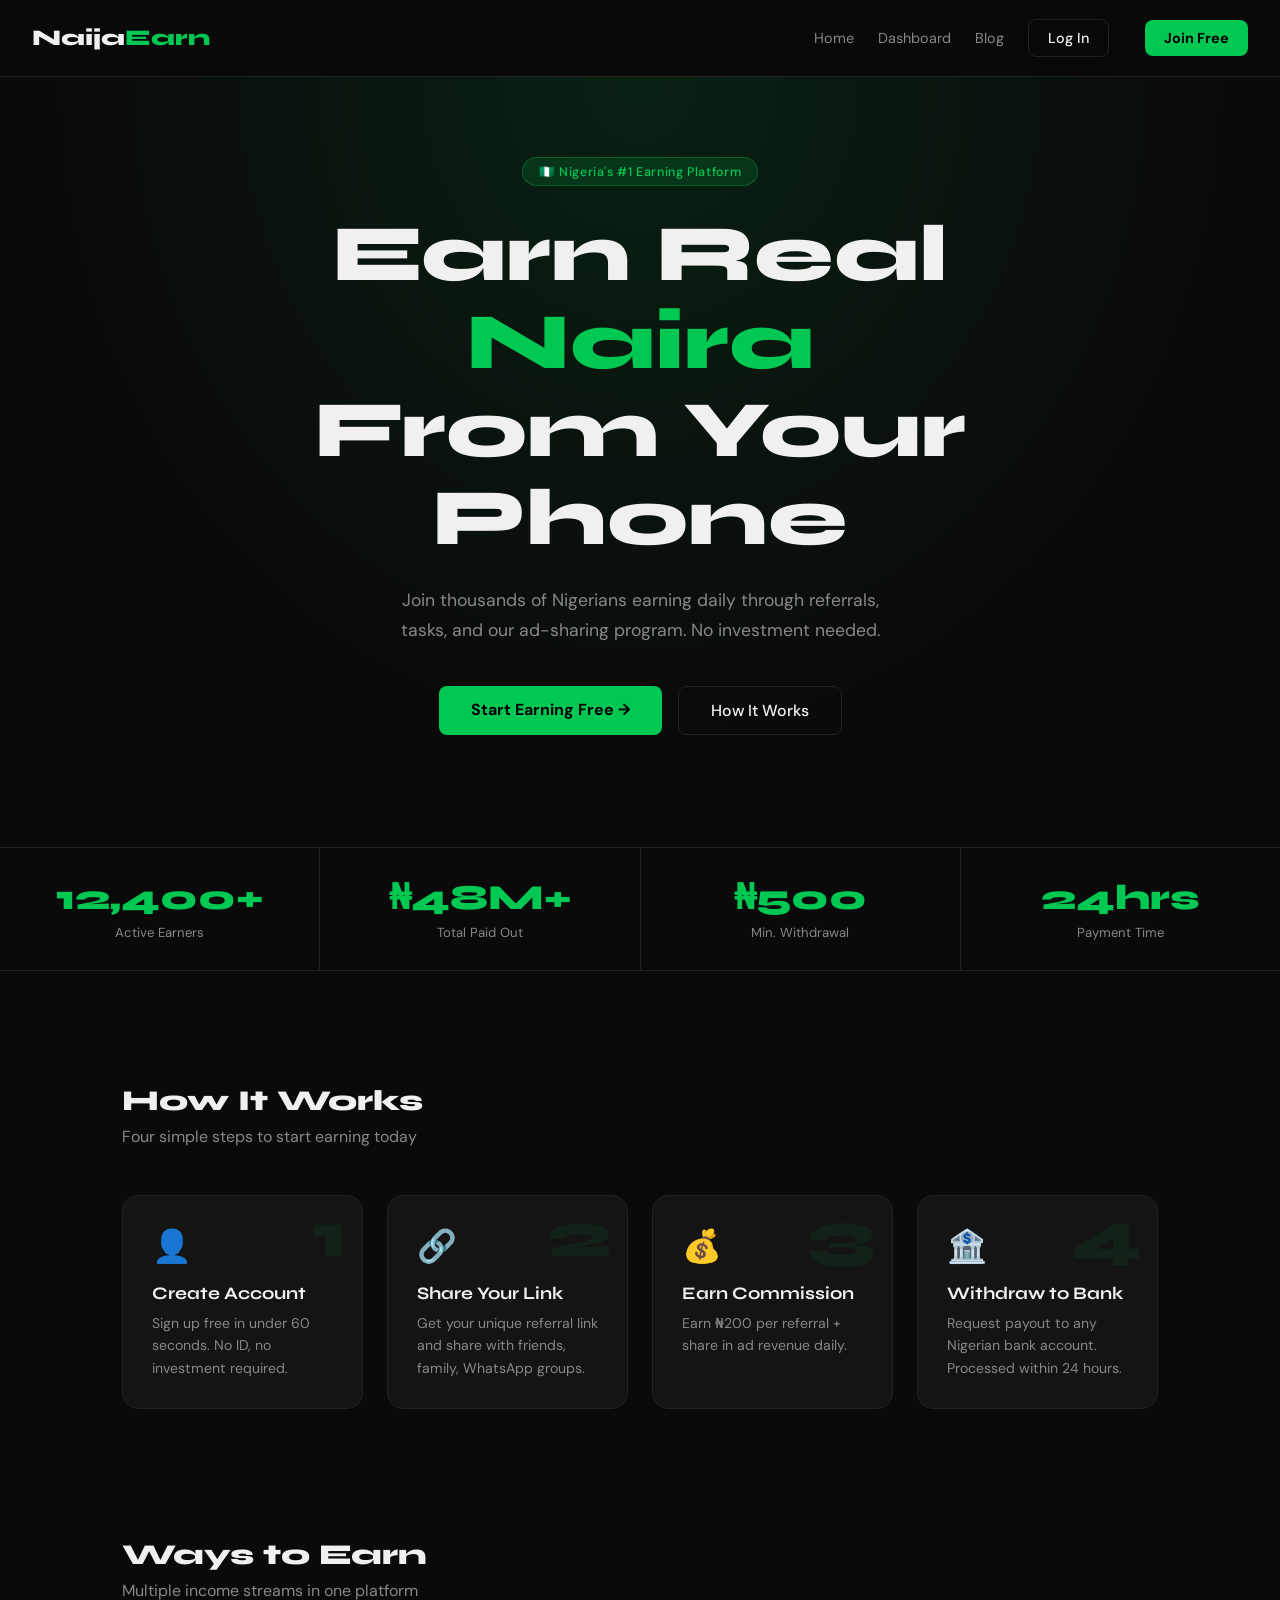
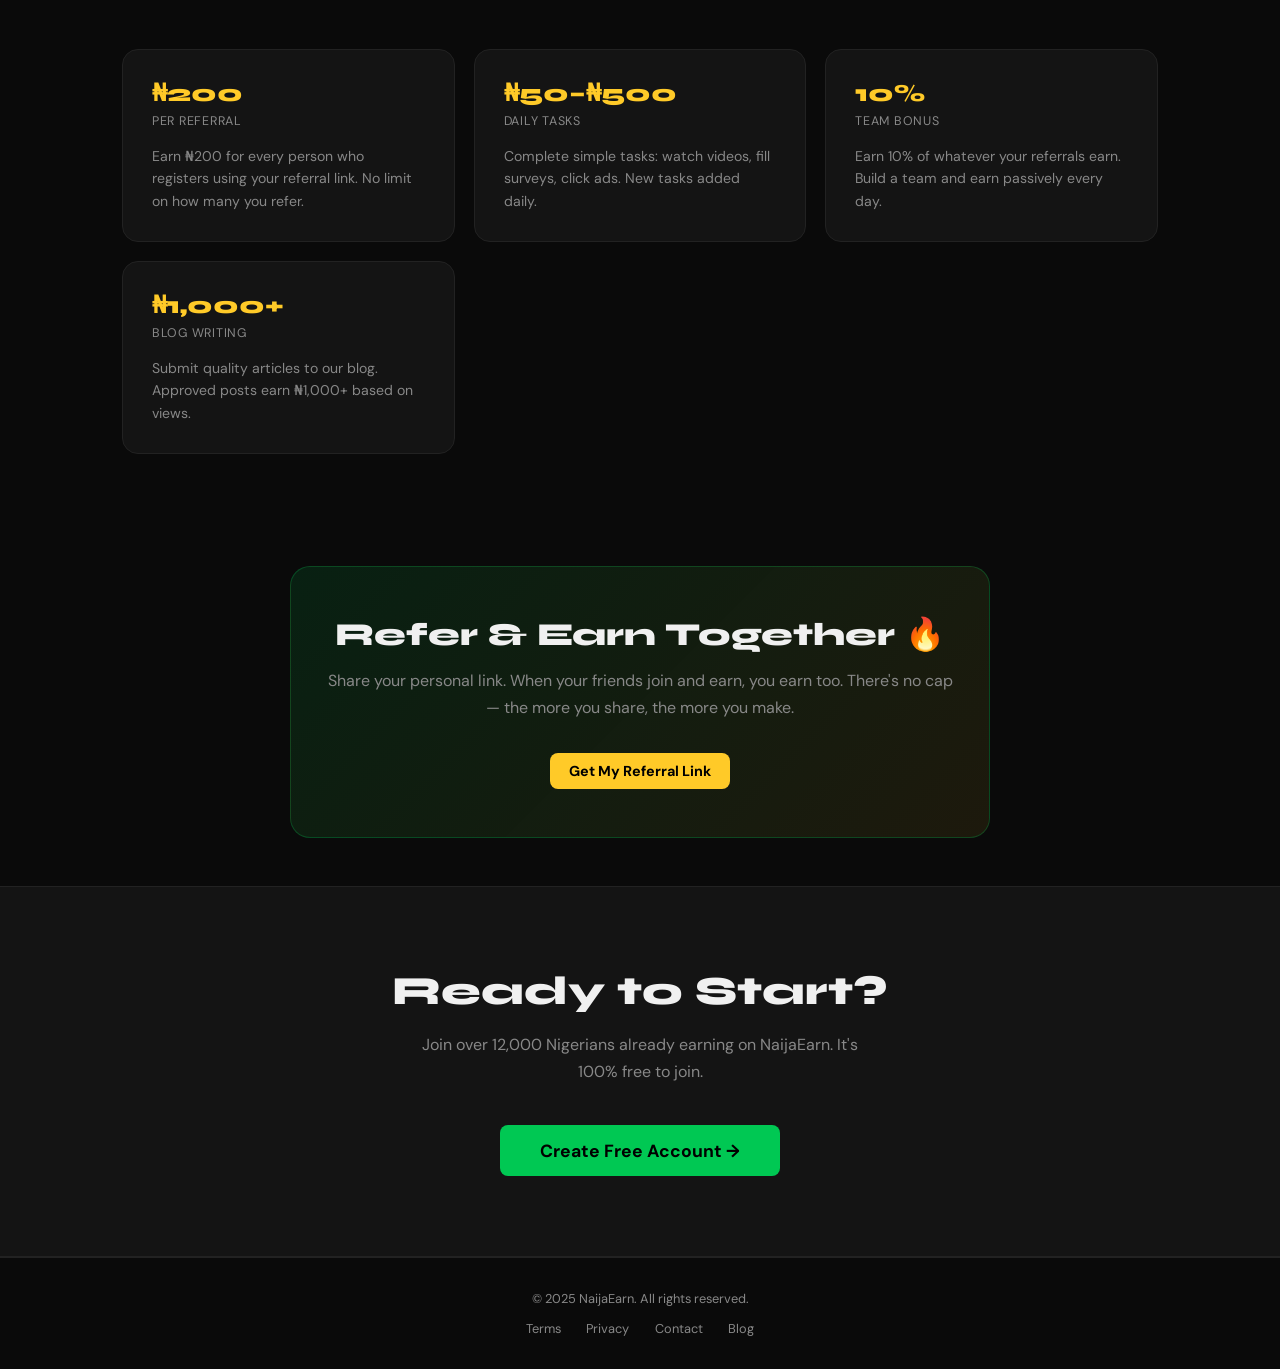
<file: index.html>
<!DOCTYPE html>
<html lang="en">
<head>
  <meta charset="UTF-8" />
  <meta name="viewport" content="width=device-width, initial-scale=1.0"/>
  <title>NaijaEarn – Earn Real Money Online</title>
  <link href="https://fonts.googleapis.com/css2?family=Syne:wght@400;700;800&family=DM+Sans:wght@300;400;500&display=swap" rel="stylesheet"/>
  <style>
    :root {
      --green: #00c853;
      --gold: #ffca28;
      --dark: #0a0a0a;
      --card: #141414;
      --border: #222;
      --text: #f0f0f0;
      --muted: #888;
    }
    * { margin: 0; padding: 0; box-sizing: border-box; }
    body {
      background: var(--dark);
      color: var(--text);
      font-family: 'DM Sans', sans-serif;
      overflow-x: hidden;
    }
    /* NAV */
    nav {
      display: flex; justify-content: space-between; align-items: center;
      padding: 1.2rem 2rem;
      border-bottom: 1px solid var(--border);
      position: sticky; top: 0; background: rgba(10,10,10,0.95);
      backdrop-filter: blur(10px); z-index: 100;
    }
    .logo { font-family: 'Syne', sans-serif; font-weight: 800; font-size: 1.4rem; }
    .logo span { color: var(--green); }
    nav a { color: var(--muted); text-decoration: none; margin-left: 1.5rem; font-size: 0.9rem; transition: color .2s; }
    nav a:hover { color: var(--text); }
    .nav-btns { display: flex; gap: .7rem; align-items: center; }
    .btn { padding: .55rem 1.2rem; border-radius: 8px; border: none; cursor: pointer; font-family: 'DM Sans', sans-serif; font-size: .9rem; font-weight: 500; transition: all .2s; text-decoration: none; display: inline-block; }
    .btn-outline { background: transparent; border: 1px solid var(--border); color: var(--text); }
    .btn-outline:hover { border-color: var(--green); color: var(--green); }
    .btn-green { background: var(--green); color: #000; font-weight: 700; }
    .btn-green:hover { background: #00e060; transform: translateY(-1px); }
    .btn-gold { background: var(--gold); color: #000; font-weight: 700; }
    .btn-gold:hover { background: #ffd740; transform: translateY(-1px); }
    /* HERO */
    .hero {
      text-align: center; padding: 5rem 2rem 4rem;
      background: radial-gradient(ellipse at 50% 0%, rgba(0,200,83,0.12) 0%, transparent 65%);
    }
    .badge {
      display: inline-block; background: rgba(0,200,83,0.15); color: var(--green);
      border: 1px solid rgba(0,200,83,0.3); border-radius: 50px;
      padding: .35rem 1rem; font-size: .78rem; font-weight: 500; margin-bottom: 1.5rem;
      letter-spacing: .05em;
    }
    .hero h1 {
      font-family: 'Syne', sans-serif; font-weight: 800;
      font-size: clamp(2.4rem, 7vw, 5rem); line-height: 1.1;
      max-width: 750px; margin: 0 auto 1.5rem;
    }
    .hero h1 .accent { color: var(--green); }
    .hero p { font-size: 1.1rem; color: var(--muted); max-width: 520px; margin: 0 auto 2.5rem; line-height: 1.7; }
    .hero-btns { display: flex; gap: 1rem; justify-content: center; flex-wrap: wrap; }
    .hero-btns .btn { font-size: 1rem; padding: .8rem 2rem; }
    /* STATS */
    .stats {
      display: flex; justify-content: center; gap: 0; flex-wrap: wrap;
      border-top: 1px solid var(--border); border-bottom: 1px solid var(--border);
      margin: 3rem 0;
    }
    .stat {
      flex: 1; min-width: 160px; padding: 1.8rem 1.5rem; text-align: center;
      border-right: 1px solid var(--border);
    }
    .stat:last-child { border-right: none; }
    .stat-num { font-family: 'Syne', sans-serif; font-size: 2.2rem; font-weight: 800; color: var(--green); }
    .stat-label { font-size: .82rem; color: var(--muted); margin-top: .3rem; }
    /* HOW IT WORKS */
    .section { padding: 4rem 2rem; max-width: 1100px; margin: 0 auto; }
    .section-title { font-family: 'Syne', sans-serif; font-size: 1.8rem; font-weight: 800; margin-bottom: .5rem; }
    .section-sub { color: var(--muted); margin-bottom: 3rem; }
    .steps { display: grid; grid-template-columns: repeat(auto-fit, minmax(220px, 1fr)); gap: 1.5rem; }
    .step {
      background: var(--card); border: 1px solid var(--border); border-radius: 16px;
      padding: 1.8rem; position: relative; overflow: hidden; transition: border-color .25s;
    }
    .step:hover { border-color: var(--green); }
    .step-num {
      font-family: 'Syne', sans-serif; font-size: 4rem; font-weight: 800;
      color: rgba(0,200,83,0.08); position: absolute; top: .5rem; right: 1rem; line-height: 1;
    }
    .step-icon { font-size: 2rem; margin-bottom: 1rem; }
    .step h3 { font-family: 'Syne', sans-serif; font-size: 1.1rem; margin-bottom: .5rem; }
    .step p { font-size: .88rem; color: var(--muted); line-height: 1.6; }
    /* EARNING METHODS */
    .earn-grid { display: grid; grid-template-columns: repeat(auto-fit, minmax(270px, 1fr)); gap: 1.2rem; }
    .earn-card {
      background: var(--card); border: 1px solid var(--border); border-radius: 16px;
      padding: 1.8rem; transition: all .25s; cursor: pointer;
    }
    .earn-card:hover { border-color: var(--gold); transform: translateY(-3px); box-shadow: 0 12px 40px rgba(255,202,40,0.08); }
    .earn-amount { font-family: 'Syne', sans-serif; font-size: 1.5rem; font-weight: 800; color: var(--gold); margin-bottom: .3rem; }
    .earn-label { font-size: .78rem; color: var(--muted); text-transform: uppercase; letter-spacing: .06em; margin-bottom: 1rem; }
    .earn-desc { font-size: .88rem; color: var(--muted); line-height: 1.6; }
    /* REFERRAL */
    .referral-banner {
      background: linear-gradient(135deg, rgba(0,200,83,0.12), rgba(255,202,40,0.08));
      border: 1px solid rgba(0,200,83,0.25); border-radius: 20px;
      padding: 3rem 2rem; text-align: center; margin: 3rem auto; max-width: 700px;
    }
    .referral-banner h2 { font-family: 'Syne', sans-serif; font-size: 2rem; font-weight: 800; margin-bottom: .8rem; }
    .referral-banner p { color: var(--muted); margin-bottom: 2rem; line-height: 1.7; }
    /* CTA */
    .cta-section {
      background: var(--card); border-top: 1px solid var(--border); border-bottom: 1px solid var(--border);
      padding: 5rem 2rem; text-align: center;
    }
    .cta-section h2 { font-family: 'Syne', sans-serif; font-size: 2.5rem; font-weight: 800; margin-bottom: 1rem; }
    .cta-section p { color: var(--muted); max-width: 460px; margin: 0 auto 2.5rem; line-height: 1.7; }
    /* FOOTER */
    footer {
      padding: 2rem; text-align: center; color: var(--muted); font-size: .8rem;
      border-top: 1px solid var(--border);
    }
    footer a { color: var(--muted); text-decoration: none; margin: 0 .7rem; }
    footer a:hover { color: var(--green); }
    @media(max-width:600px) {
      nav a { display: none; }
      .stat { min-width: 120px; }
    }
  </style>
</head>
<body>

<nav>
  <div class="logo">Naija<span>Earn</span></div>
  <div style="display:flex;align-items:center">
    <a href="index.html">Home</a>
    <a href="dashboard.html">Dashboard</a>
    <a href="blog.html">Blog</a>
    <div class="nav-btns">
      <a class="btn btn-outline" href="login.html">Log In</a>
      <a class="btn btn-green" href="register.html">Join Free</a>
    </div>
  </div>
</nav>

<section class="hero">
  <div class="badge">🇳🇬 Nigeria's #1 Earning Platform</div>
  <h1>Earn Real <span class="accent">Naira</span><br/>From Your Phone</h1>
  <p>Join thousands of Nigerians earning daily through referrals, tasks, and our ad-sharing program. No investment needed.</p>
  <div class="hero-btns">
    <a class="btn btn-green" href="register.html">Start Earning Free →</a>
    <a class="btn btn-outline" href="#how-it-works">How It Works</a>
  </div>
</section>

<div class="stats">
  <div class="stat"><div class="stat-num">12,400+</div><div class="stat-label">Active Earners</div></div>
  <div class="stat"><div class="stat-num">₦48M+</div><div class="stat-label">Total Paid Out</div></div>
  <div class="stat"><div class="stat-num">₦500</div><div class="stat-label">Min. Withdrawal</div></div>
  <div class="stat"><div class="stat-num">24hrs</div><div class="stat-label">Payment Time</div></div>
</div>

<section class="section" id="how-it-works">
  <div class="section-title">How It Works</div>
  <div class="section-sub">Four simple steps to start earning today</div>
  <div class="steps">
    <div class="step">
      <div class="step-num">1</div>
      <div class="step-icon">👤</div>
      <h3>Create Account</h3>
      <p>Sign up free in under 60 seconds. No ID, no investment required.</p>
    </div>
    <div class="step">
      <div class="step-num">2</div>
      <div class="step-icon">🔗</div>
      <h3>Share Your Link</h3>
      <p>Get your unique referral link and share with friends, family, WhatsApp groups.</p>
    </div>
    <div class="step">
      <div class="step-num">3</div>
      <div class="step-icon">💰</div>
      <h3>Earn Commission</h3>
      <p>Earn ₦200 per referral + share in ad revenue daily.</p>
    </div>
    <div class="step">
      <div class="step-num">4</div>
      <div class="step-icon">🏦</div>
      <h3>Withdraw to Bank</h3>
      <p>Request payout to any Nigerian bank account. Processed within 24 hours.</p>
    </div>
  </div>
</section>

<section class="section">
  <div class="section-title">Ways to Earn</div>
  <div class="section-sub">Multiple income streams in one platform</div>
  <div class="earn-grid">
    <div class="earn-card">
      <div class="earn-amount">₦200</div>
      <div class="earn-label">Per Referral</div>
      <div class="earn-desc">Earn ₦200 for every person who registers using your referral link. No limit on how many you refer.</div>
    </div>
    <div class="earn-card">
      <div class="earn-amount">₦50–₦500</div>
      <div class="earn-label">Daily Tasks</div>
      <div class="earn-desc">Complete simple tasks: watch videos, fill surveys, click ads. New tasks added daily.</div>
    </div>
    <div class="earn-card">
      <div class="earn-amount">10%</div>
      <div class="earn-label">Team Bonus</div>
      <div class="earn-desc">Earn 10% of whatever your referrals earn. Build a team and earn passively every day.</div>
    </div>
    <div class="earn-card">
      <div class="earn-amount">₦1,000+</div>
      <div class="earn-label">Blog Writing</div>
      <div class="earn-desc">Submit quality articles to our blog. Approved posts earn ₦1,000+ based on views.</div>
    </div>
  </div>
</section>

<div class="referral-banner">
  <h2>Refer & Earn Together 🔥</h2>
  <p>Share your personal link. When your friends join and earn, you earn too. There's no cap — the more you share, the more you make.</p>
  <a class="btn btn-gold" href="register.html">Get My Referral Link</a>
</div>

<section class="cta-section">
  <h2>Ready to Start?</h2>
  <p>Join over 12,000 Nigerians already earning on NaijaEarn. It's 100% free to join.</p>
  <a class="btn btn-green" href="register.html" style="font-size:1.1rem;padding:.9rem 2.5rem;">Create Free Account →</a>
</section>

<footer>
  <p style="margin-bottom:.8rem">© 2025 NaijaEarn. All rights reserved.</p>
  <a href="#">Terms</a>
  <a href="#">Privacy</a>
  <a href="#">Contact</a>
  <a href="blog.html">Blog</a>
</footer>

</body>
</html>
</file>
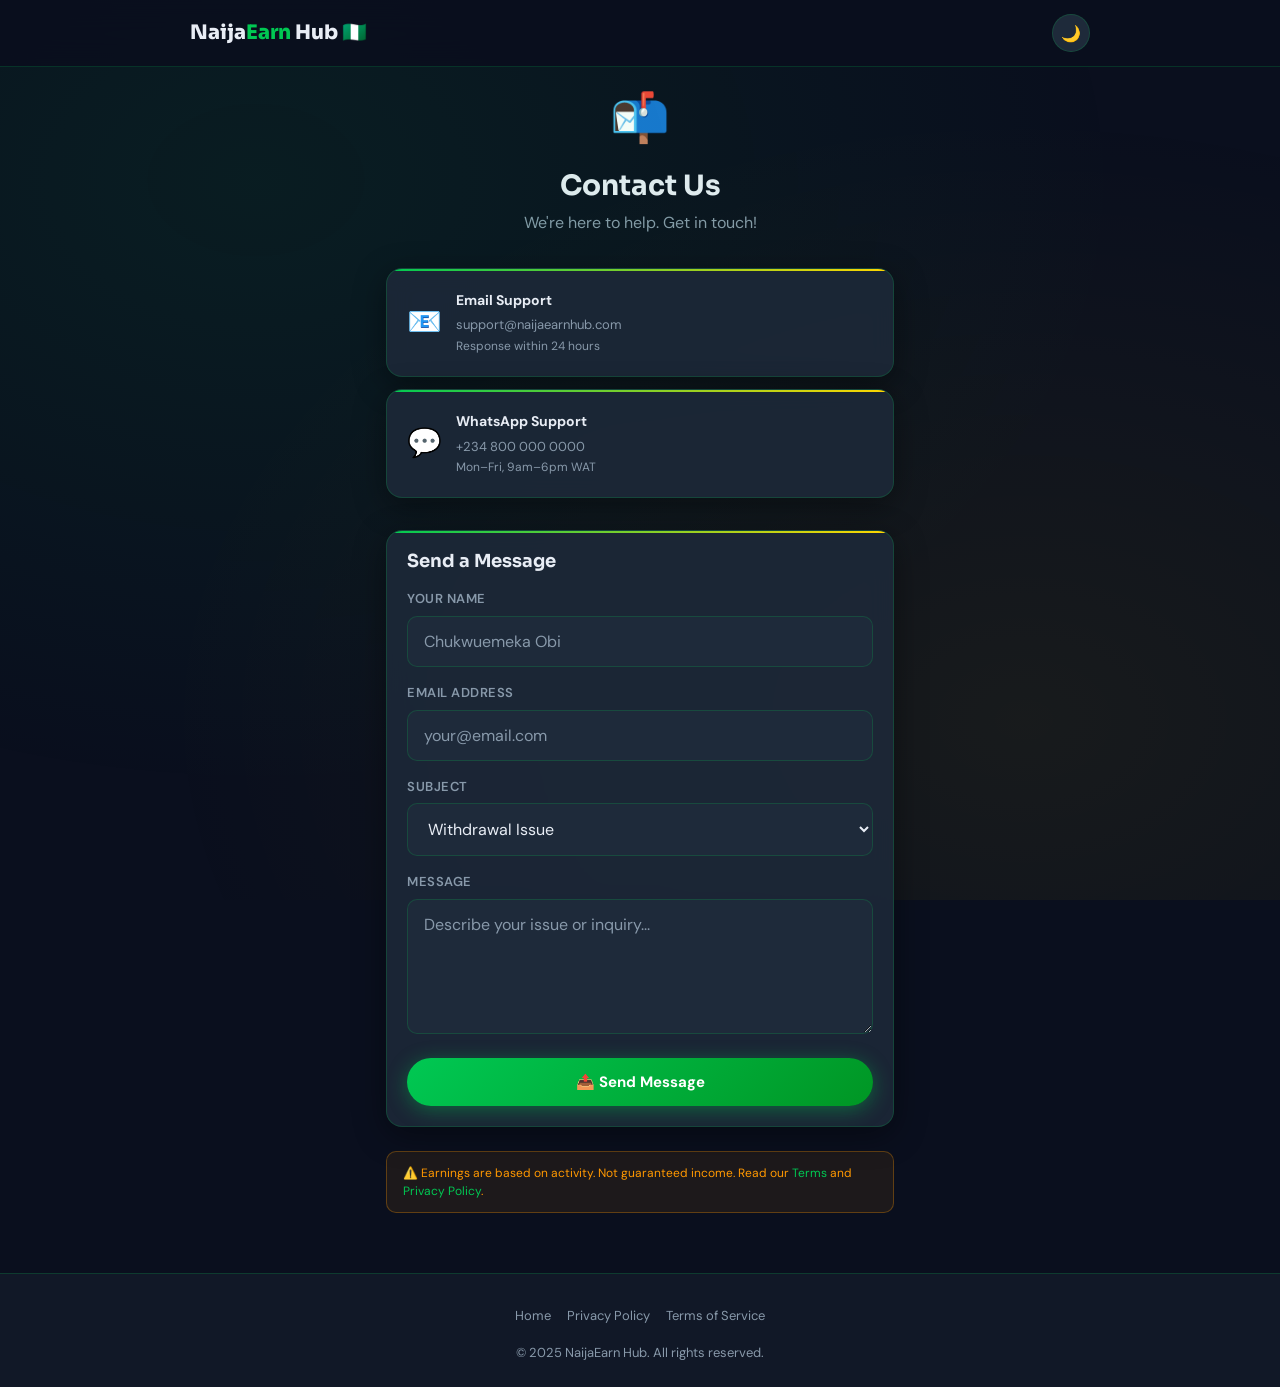
<file: contact.html>
<!DOCTYPE html>
<html lang="en" data-theme="dark">
<head>
  <meta charset="UTF-8" />
  <meta name="viewport" content="width=device-width, initial-scale=1.0" />
  <title>Contact – NaijaEarn Hub</title>
  <link rel="stylesheet" href="style.css" />
</head>
<body>
<nav class="navbar">
  <div class="navbar-inner">
    <a href="index.html" class="logo">Naija<span>Earn</span> Hub 🇳🇬</a>
    <div class="nav-actions"><button class="theme-toggle" id="themeToggle">🌙</button></div>
  </div>
</nav>

<main style="padding:80px 16px 60px;">
  <div class="container">
    <div class="text-center" style="margin-bottom:32px;">
      <div style="font-size:48px;margin-bottom:12px;">📬</div>
      <h1 style="font-size:28px;">Contact Us</h1>
      <p class="text-muted mt-1">We're here to help. Get in touch!</p>
    </div>

    <div style="display:grid;gap:12px;margin-bottom:32px;">
      <div class="card" style="display:flex;align-items:center;gap:14px;">
        <div style="font-size:28px;">📧</div>
        <div>
          <div style="font-weight:700;font-size:14px;">Email Support</div>
          <a href="mailto:support@naijaearnhub.com" style="font-size:13px;color:var(--text-muted);">support@naijaearnhub.com</a>
          <div style="font-size:12px;color:var(--text-muted);">Response within 24 hours</div>
        </div>
      </div>
      <div class="card" style="display:flex;align-items:center;gap:14px;">
        <div style="font-size:28px;">💬</div>
        <div>
          <div style="font-weight:700;font-size:14px;">WhatsApp Support</div>
          <a href="https://wa.me/2348000000000" style="font-size:13px;color:var(--text-muted);">+234 800 000 0000</a>
          <div style="font-size:12px;color:var(--text-muted);">Mon–Fri, 9am–6pm WAT</div>
        </div>
      </div>
    </div>

    <div class="card">
      <h2 style="font-size:18px;margin-bottom:16px;">Send a Message</h2>
      <form id="contactForm" novalidate>
        <div class="form-group">
          <label class="form-label">Your Name</label>
          <input type="text" class="form-input" id="cName" placeholder="Chukwuemeka Obi" required />
        </div>
        <div class="form-group">
          <label class="form-label">Email Address</label>
          <input type="email" class="form-input" id="cEmail" placeholder="your@email.com" required />
        </div>
        <div class="form-group">
          <label class="form-label">Subject</label>
          <select class="form-input" id="cSubject">
            <option>Withdrawal Issue</option>
            <option>Account Problem</option>
            <option>Referral Issue</option>
            <option>Technical Problem</option>
            <option>Partnership Inquiry</option>
            <option>Other</option>
          </select>
        </div>
        <div class="form-group">
          <label class="form-label">Message</label>
          <textarea class="form-input" id="cMessage" rows="5" placeholder="Describe your issue or inquiry..." style="resize:vertical;min-height:120px;"></textarea>
        </div>
        <div id="contactMsg" style="font-size:13px;margin-bottom:10px;display:none;"></div>
        <button type="submit" class="btn btn-primary btn-full">📤 Send Message</button>
      </form>
    </div>

    <div class="disclaimer mt-3">
      ⚠️ Earnings are based on activity. Not guaranteed income. Read our <a href="terms.html">Terms</a> and <a href="privacy.html">Privacy Policy</a>.
    </div>
  </div>
</main>

<footer>
  <div class="footer-links">
    <a href="index.html">Home</a>
    <a href="privacy.html">Privacy Policy</a>
    <a href="terms.html">Terms of Service</a>
  </div>
  <p>© 2025 NaijaEarn Hub. All rights reserved.</p>
</footer>

<script src="script.js"></script>
<script>
  document.getElementById('contactForm').addEventListener('submit', function(e) {
    e.preventDefault();
    const name = document.getElementById('cName').value.trim();
    const email = document.getElementById('cEmail').value.trim();
    const message = document.getElementById('cMessage').value.trim();
    const msg = document.getElementById('contactMsg');

    if (!name || !email || !message) {
      msg.textContent = '❌ Please fill in all fields.';
      msg.style.color = 'var(--danger)'; msg.style.display = 'block'; return;
    }

    // In production, send to your backend API
    msg.textContent = '✅ Message sent! We\'ll reply to ' + email + ' within 24 hours.';
    msg.style.color = 'var(--green)'; msg.style.display = 'block';
    this.reset();
  });
</script>
</body>
</html>
</file>
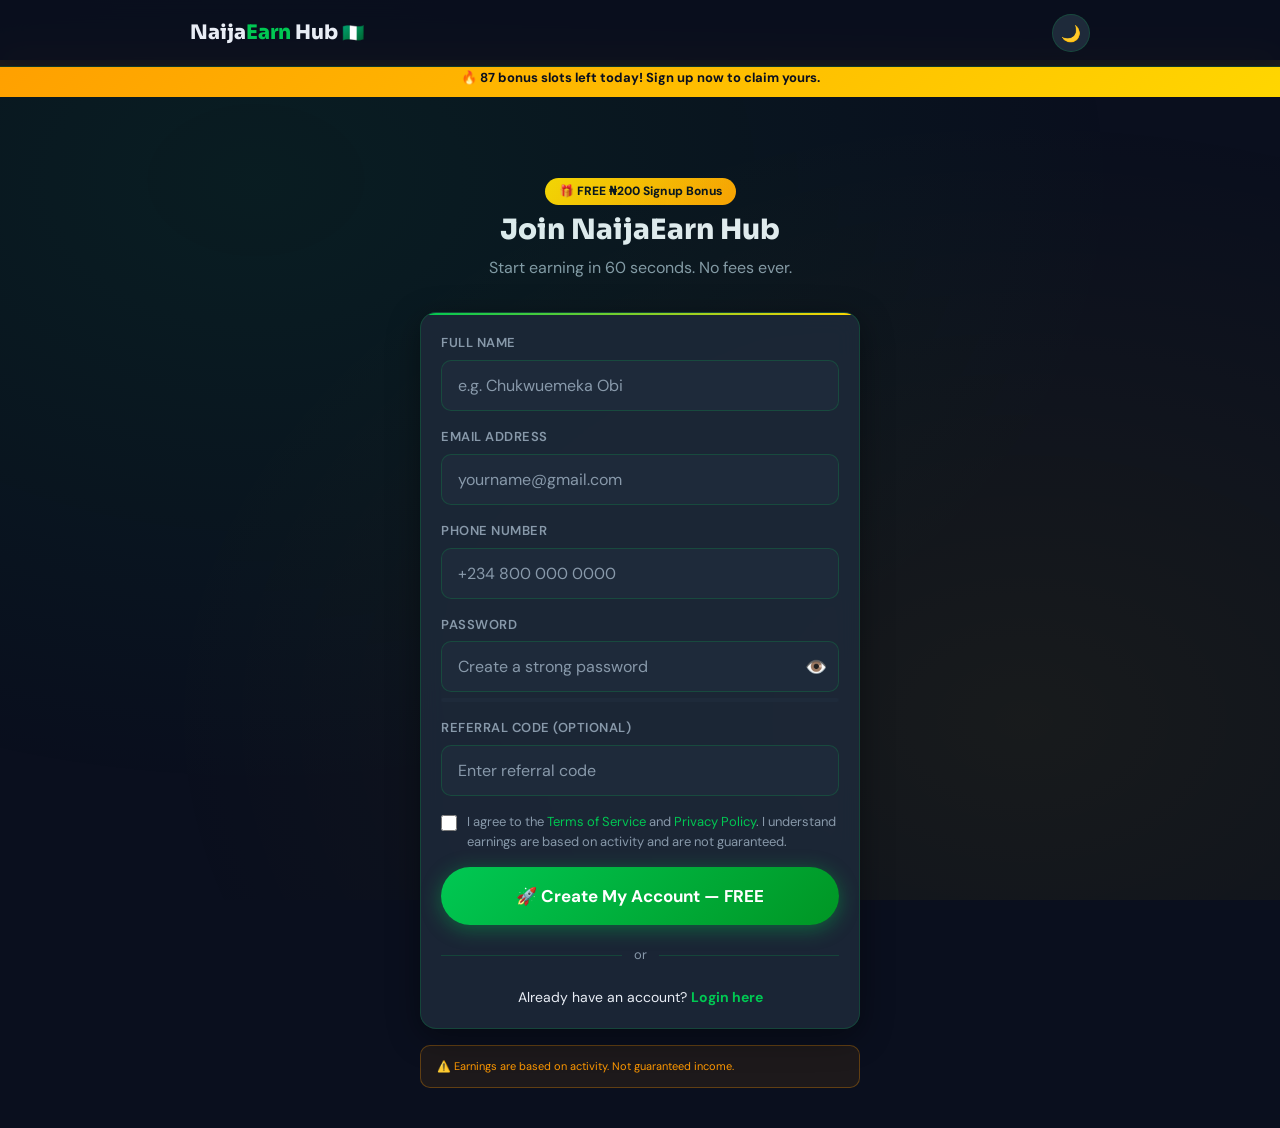
<file: signup.html>
<!DOCTYPE html>
<html lang="en" data-theme="dark">
<head>
  <meta charset="UTF-8" />
  <meta name="viewport" content="width=device-width, initial-scale=1.0, maximum-scale=1.0" />
  <title>Sign Up – NaijaEarn Hub 🇳🇬</title>
  <link rel="stylesheet" href="style.css" />
  <script async src="https://pagead2.googlesyndication.com/pagead/js/adsbygoogle.js?client=ca-pub-2233572978077170" crossorigin="anonymous"></script>
  <style>
    .auth-page { padding: 80px 16px 40px; }
    .bonus-tag {
      background: linear-gradient(135deg, var(--gold), var(--gold-dark));
      color: var(--dark); border-radius: 50px;
      padding: 4px 14px; font-size: 12px; font-weight: 800;
      display: inline-block; margin-bottom: 8px;
    }
    .ref-notice {
      background: rgba(0,200,83,0.12);
      border: 1px solid rgba(0,200,83,0.3);
      border-radius: var(--radius-sm); padding: 10px 14px;
      font-size: 13px; margin-bottom: 16px;
      display: none;
    }
    .ref-notice.show { display: flex; align-items: center; gap: 8px; }
    .strength-bar { height: 4px; border-radius: 2px; background: var(--dark-3); margin-top: 6px; }
    .strength-fill { height: 100%; border-radius: 2px; transition: all 0.3s; width: 0%; }
    .terms-check { display: flex; align-items: flex-start; gap: 10px; margin: 16px 0; }
    .terms-check input[type="checkbox"] {
      margin-top: 3px; accent-color: var(--green);
      width: 16px; height: 16px; flex-shrink: 0; cursor: pointer;
    }
    .terms-check label { font-size: 13px; color: var(--text-muted); line-height: 1.5; }
  </style>
</head>
<body>

<nav class="navbar">
  <div class="navbar-inner">
    <a href="index.html" class="logo">Naija<span>Earn</span> Hub <span class="flag">🇳🇬</span></a>
    <div class="nav-actions">
      <button class="theme-toggle" id="themeToggle">🌙</button>
    </div>
  </div>
</nav>

<div class="urgency-banner">
  🔥 <span id="slotsLeft">87</span> bonus slots left today! Sign up now to claim yours.
</div>

<main class="auth-page">
  <div class="auth-card">
    <div class="auth-logo">
      <div class="bonus-tag">🎁 FREE ₦200 Signup Bonus</div>
      <h1>Join NaijaEarn Hub</h1>
      <p class="text-muted mt-1">Start earning in 60 seconds. No fees ever.</p>
    </div>

    <!-- Referral notice -->
    <div class="ref-notice" id="refNotice">
      🎉 You were invited by <strong id="refBy">a friend</strong>! You'll both earn a bonus.
    </div>

    <div class="card">
      <form id="signupForm" novalidate>
        <div class="form-group">
          <label class="form-label">Full Name</label>
          <input type="text" class="form-input" id="fullName"
            placeholder="e.g. Chukwuemeka Obi" autocomplete="name" required />
          <div class="field-error" id="nameError" style="font-size:12px;color:var(--danger);margin-top:4px;"></div>
        </div>

        <div class="form-group">
          <label class="form-label">Email Address</label>
          <input type="email" class="form-input" id="email"
            placeholder="yourname@gmail.com" autocomplete="email" required />
          <div class="field-error" id="emailError" style="font-size:12px;color:var(--danger);margin-top:4px;"></div>
        </div>

        <div class="form-group">
          <label class="form-label">Phone Number</label>
          <input type="tel" class="form-input" id="phone"
            placeholder="+234 800 000 0000" autocomplete="tel" />
        </div>

        <div class="form-group">
          <label class="form-label">Password</label>
          <div style="position:relative;">
            <input type="password" class="form-input" id="password"
              placeholder="Create a strong password" autocomplete="new-password" required
              style="padding-right:48px;" />
            <button type="button" id="togglePwd" style="position:absolute;right:12px;top:50%;transform:translateY(-50%);background:none;font-size:18px;cursor:pointer;">👁️</button>
          </div>
          <div class="strength-bar">
            <div class="strength-fill" id="strengthFill"></div>
          </div>
          <div style="font-size:11px;color:var(--text-muted);margin-top:4px;" id="strengthText"></div>
          <div class="field-error" id="pwdError" style="font-size:12px;color:var(--danger);margin-top:4px;"></div>
        </div>

        <div class="form-group">
          <label class="form-label">Referral Code (Optional)</label>
          <input type="text" class="form-input" id="refCode"
            placeholder="Enter referral code" autocomplete="off" />
        </div>

        <div class="terms-check">
          <input type="checkbox" id="termsCheck" />
          <label for="termsCheck">
            I agree to the <a href="terms.html">Terms of Service</a> and
            <a href="privacy.html">Privacy Policy</a>. I understand earnings are
            based on activity and are not guaranteed.
          </label>
        </div>

        <div id="formError" style="font-size:13px;color:var(--danger);margin-bottom:12px;display:none;"></div>

        <button type="submit" class="btn btn-primary btn-full btn-lg" id="signupBtn">
          🚀 Create My Account — FREE
        </button>
      </form>

      <div class="divider">or</div>

      <p class="text-center" style="font-size:14px;">
        Already have an account? <a href="login.html"><strong>Login here</strong></a>
      </p>
    </div>

    <div class="disclaimer mt-2" style="font-size:11px;">
      ⚠️ Earnings are based on activity. Not guaranteed income.
    </div>
  </div>
</main>

<!-- Earned Popup Modal -->
<div class="modal-overlay" id="earnModal">
  <div class="modal">
    <div class="earn-popup text-center">
      <div class="coins animate-float">🪙</div>
      <div class="amount">+₦200</div>
      <h3 style="margin-top:12px;">Welcome Bonus!</h3>
      <p class="text-muted mt-1" style="font-size:14px;">
        You've earned ₦200 signup bonus! Start inviting friends to earn more.
      </p>
      <a href="dashboard.html" class="btn btn-primary btn-full mt-3" id="goToDash">
        Go to My Dashboard 🎯
      </a>
    </div>
  </div>
</div>

<script src="script.js"></script>
<script>
  // Check for referral code in URL
  const urlParams = new URLSearchParams(window.location.search);
  const refParam = urlParams.get('ref');
  if (refParam) {
    document.getElementById('refCode').value = refParam;
    const notice = document.getElementById('refNotice');
    notice.classList.add('show');
    document.getElementById('refBy').textContent = refParam;
  }

  // Password toggle
  document.getElementById('togglePwd').onclick = () => {
    const p = document.getElementById('password');
    p.type = p.type === 'password' ? 'text' : 'password';
  };

  // Password strength
  document.getElementById('password').addEventListener('input', function() {
    const val = this.value;
    let strength = 0;
    if (val.length >= 8) strength++;
    if (/[A-Z]/.test(val)) strength++;
    if (/[0-9]/.test(val)) strength++;
    if (/[^A-Za-z0-9]/.test(val)) strength++;

    const fill = document.getElementById('strengthFill');
    const text = document.getElementById('strengthText');
    const colors = ['', '#ff4444', '#ff9800', '#ffeb3b', '#00c853'];
    const labels = ['', 'Weak', 'Fair', 'Good', 'Strong'];

    fill.style.width = (strength * 25) + '%';
    fill.style.background = colors[strength] || '';
    text.textContent = strength > 0 ? labels[strength] : '';
    text.style.color = colors[strength] || '';
  });

  // Form submit
  document.getElementById('signupForm').addEventListener('submit', async function(e) {
    e.preventDefault();

    // Clear errors
    ['nameError','emailError','pwdError'].forEach(id => document.getElementById(id).textContent = '');
    document.getElementById('formError').style.display = 'none';

    const name = document.getElementById('fullName').value.trim();
    const email = document.getElementById('email').value.trim();
    const phone = document.getElementById('phone').value.trim();
    const password = document.getElementById('password').value;
    const refCode = document.getElementById('refCode').value.trim();
    const terms = document.getElementById('termsCheck').checked;

    // Validation
    let valid = true;
    if (name.length < 3) {
      document.getElementById('nameError').textContent = 'Please enter your full name';
      valid = false;
    }
    if (!email.includes('@') || !email.includes('.')) {
      document.getElementById('emailError').textContent = 'Please enter a valid email';
      valid = false;
    }
    if (password.length < 6) {
      document.getElementById('pwdError').textContent = 'Password must be at least 6 characters';
      valid = false;
    }
    if (!terms) {
      const fe = document.getElementById('formError');
      fe.textContent = 'Please accept the Terms of Service to continue.';
      fe.style.display = 'block';
      valid = false;
    }
    if (!valid) return;

    const btn = document.getElementById('signupBtn');
    btn.innerHTML = '<div class="spinner" style="width:22px;height:22px;border-width:2px;margin:0;"></div>';
    btn.disabled = true;

    // Check if email exists (localStorage demo)
    const users = JSON.parse(localStorage.getItem('naija_users') || '[]');
    if (users.find(u => u.email === email)) {
      document.getElementById('emailError').textContent = 'This email is already registered. Please login.';
      btn.innerHTML = '🚀 Create My Account — FREE';
      btn.disabled = false;
      return;
    }

    // Generate referral code
    const myRefCode = name.split(' ')[0].toLowerCase() + Math.floor(1000 + Math.random() * 9000);

    // Create user
    const user = {
      id: Date.now().toString(),
      name,
      email,
      phone,
      password: btoa(password), // base64 for demo; use bcrypt in production
      refCode: myRefCode,
      referredBy: refCode || null,
      balance: 200, // signup bonus
      referralCount: 0,
      dailyBonus: false,
      lastLogin: new Date().toISOString(),
      joinedAt: new Date().toISOString(),
      withdrawals: [],
      completedTasks: []
    };

    users.push(user);
    localStorage.setItem('naija_users', JSON.stringify(users));

    // Credit referrer if valid
    if (refCode) {
      const referrer = users.find(u => u.refCode === refCode && u.email !== email);
      if (referrer) {
        referrer.balance += 200;
        referrer.referralCount += 1;
        localStorage.setItem('naija_users', JSON.stringify(users));
      }
    }

    // Set session
    localStorage.setItem('naija_current', JSON.stringify({ id: user.id, email: user.email, name: user.name }));

    // Simulate network delay
    await new Promise(r => setTimeout(r, 1200));

    // Show success popup
    document.getElementById('earnModal').classList.add('active');
  });

  document.getElementById('goToDash').onclick = () => {
    window.location.href = 'dashboard.html';
  };
</script>
</body>
</html>
</file>
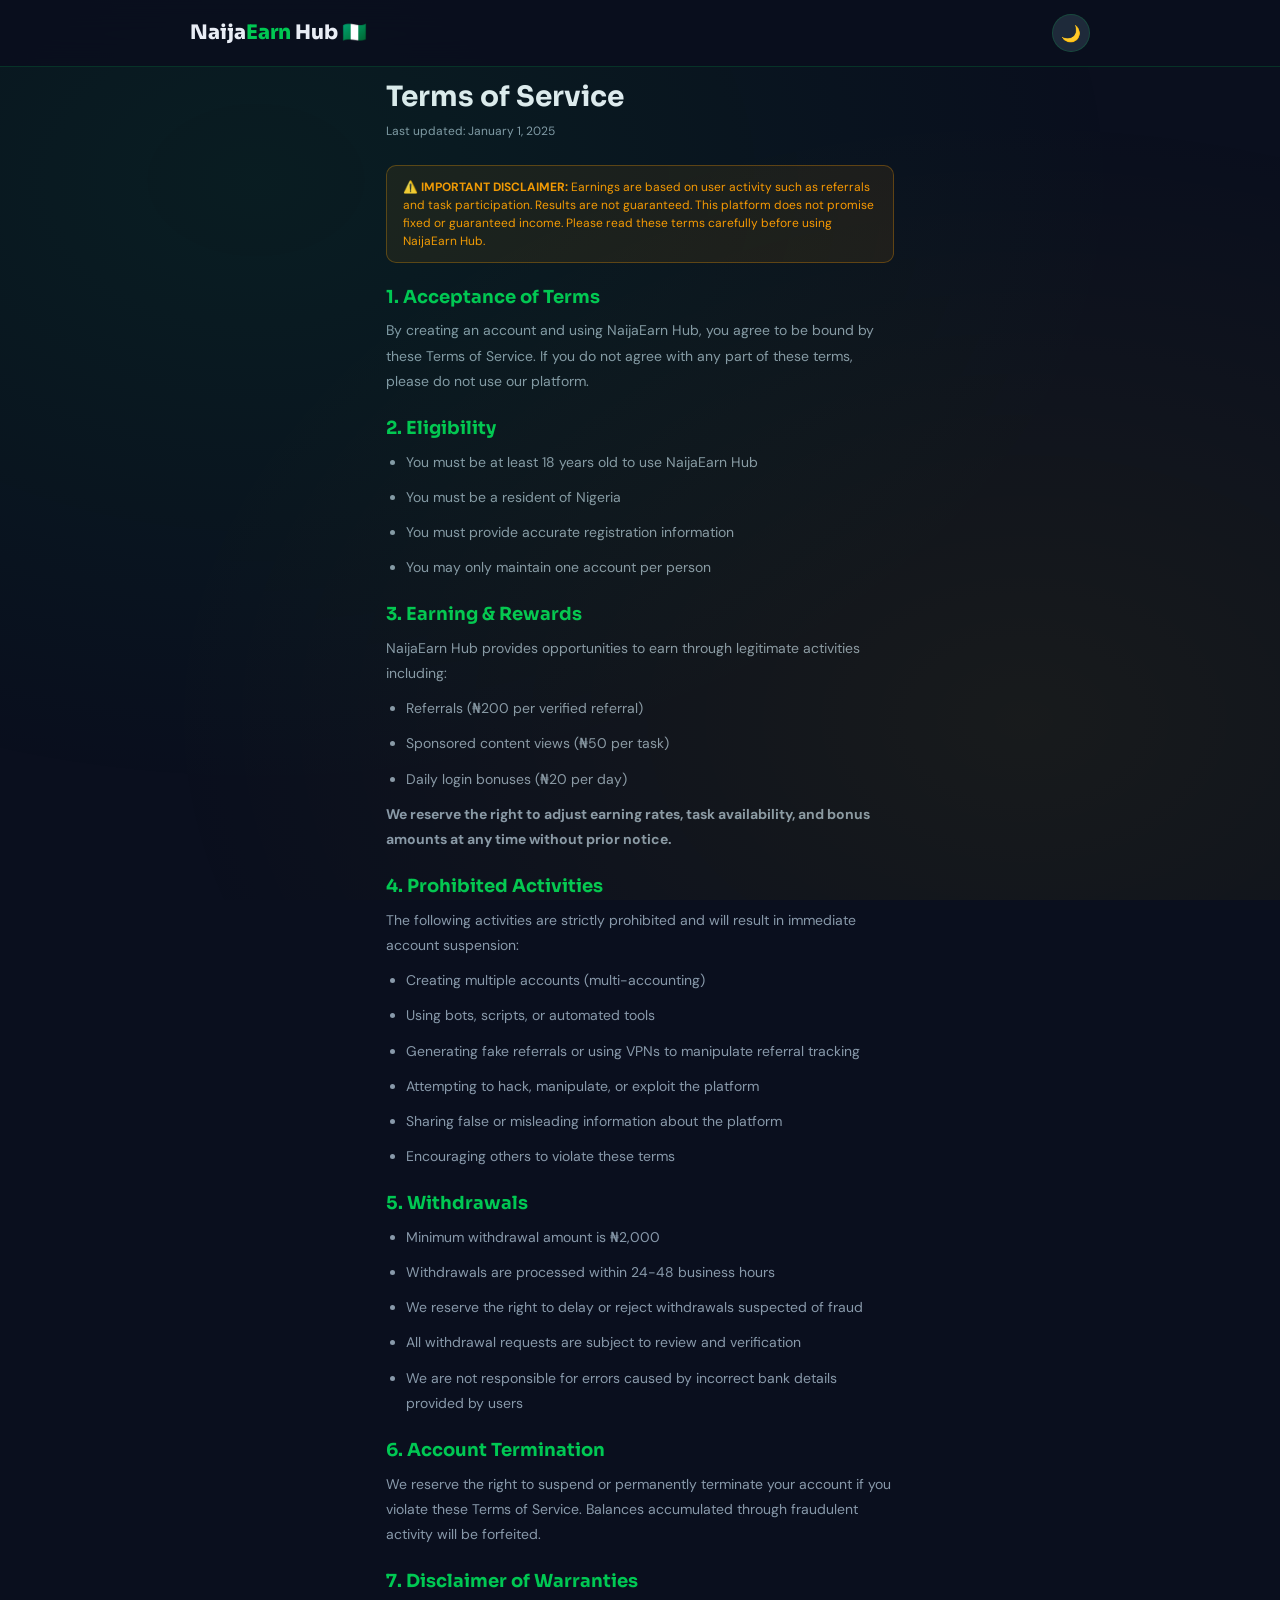
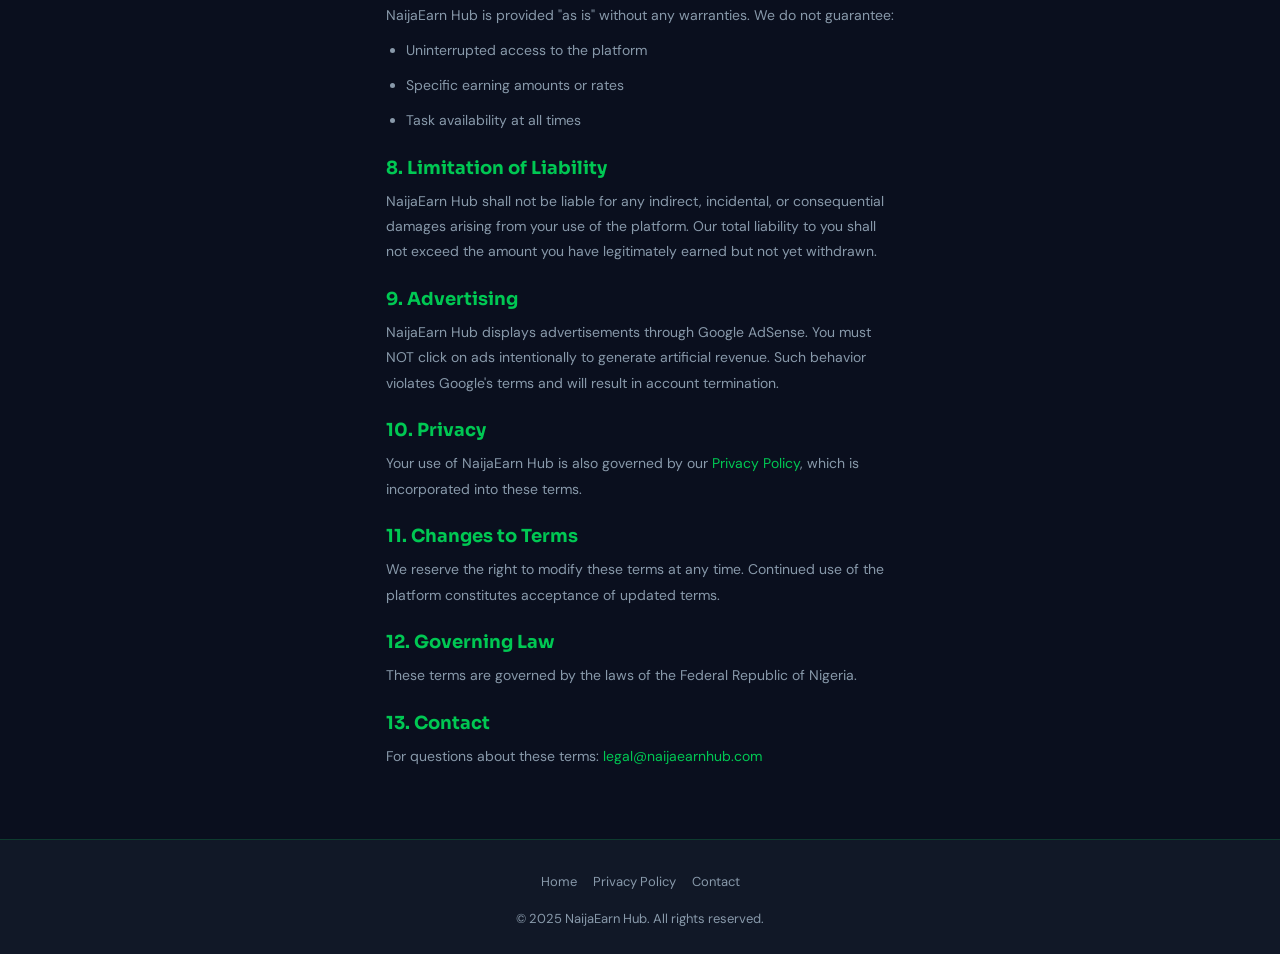
<file: terms.html>
<!DOCTYPE html>
<html lang="en" data-theme="dark">
<head>
  <meta charset="UTF-8" />
  <meta name="viewport" content="width=device-width, initial-scale=1.0" />
  <title>Terms of Service – NaijaEarn Hub</title>
  <link rel="stylesheet" href="style.css" />
  <style>
    .policy-page { padding: 80px 16px 60px; }
    .policy-body h2 { font-size: 18px; margin: 24px 0 10px; color: var(--green); }
    .policy-body p, .policy-body li { font-size: 14px; color: var(--text-muted); line-height: 1.8; margin-bottom: 10px; }
    .policy-body ul { padding-left: 20px; }
    .policy-date { font-size: 12px; color: var(--text-muted); margin-bottom: 24px; }
  </style>
</head>
<body>
<nav class="navbar">
  <div class="navbar-inner">
    <a href="index.html" class="logo">Naija<span>Earn</span> Hub 🇳🇬</a>
    <div class="nav-actions"><button class="theme-toggle" id="themeToggle">🌙</button></div>
  </div>
</nav>

<main class="policy-page container">
  <h1 style="font-size:28px;margin-bottom:8px;">Terms of Service</h1>
  <p class="policy-date">Last updated: January 1, 2025</p>

  <div class="policy-body">
    <div class="disclaimer" style="margin-bottom:24px;">
      ⚠️ <strong>IMPORTANT DISCLAIMER:</strong> Earnings are based on user activity such as referrals and task participation. Results are not guaranteed. This platform does not promise fixed or guaranteed income. Please read these terms carefully before using NaijaEarn Hub.
    </div>

    <h2>1. Acceptance of Terms</h2>
    <p>By creating an account and using NaijaEarn Hub, you agree to be bound by these Terms of Service. If you do not agree with any part of these terms, please do not use our platform.</p>

    <h2>2. Eligibility</h2>
    <ul>
      <li>You must be at least 18 years old to use NaijaEarn Hub</li>
      <li>You must be a resident of Nigeria</li>
      <li>You must provide accurate registration information</li>
      <li>You may only maintain one account per person</li>
    </ul>

    <h2>3. Earning & Rewards</h2>
    <p>NaijaEarn Hub provides opportunities to earn through legitimate activities including:</p>
    <ul>
      <li>Referrals (₦200 per verified referral)</li>
      <li>Sponsored content views (₦50 per task)</li>
      <li>Daily login bonuses (₦20 per day)</li>
    </ul>
    <p><strong>We reserve the right to adjust earning rates, task availability, and bonus amounts at any time without prior notice.</strong></p>

    <h2>4. Prohibited Activities</h2>
    <p>The following activities are strictly prohibited and will result in immediate account suspension:</p>
    <ul>
      <li>Creating multiple accounts (multi-accounting)</li>
      <li>Using bots, scripts, or automated tools</li>
      <li>Generating fake referrals or using VPNs to manipulate referral tracking</li>
      <li>Attempting to hack, manipulate, or exploit the platform</li>
      <li>Sharing false or misleading information about the platform</li>
      <li>Encouraging others to violate these terms</li>
    </ul>

    <h2>5. Withdrawals</h2>
    <ul>
      <li>Minimum withdrawal amount is ₦2,000</li>
      <li>Withdrawals are processed within 24-48 business hours</li>
      <li>We reserve the right to delay or reject withdrawals suspected of fraud</li>
      <li>All withdrawal requests are subject to review and verification</li>
      <li>We are not responsible for errors caused by incorrect bank details provided by users</li>
    </ul>

    <h2>6. Account Termination</h2>
    <p>We reserve the right to suspend or permanently terminate your account if you violate these Terms of Service. Balances accumulated through fraudulent activity will be forfeited.</p>

    <h2>7. Disclaimer of Warranties</h2>
    <p>NaijaEarn Hub is provided "as is" without any warranties. We do not guarantee:</p>
    <ul>
      <li>Uninterrupted access to the platform</li>
      <li>Specific earning amounts or rates</li>
      <li>Task availability at all times</li>
    </ul>

    <h2>8. Limitation of Liability</h2>
    <p>NaijaEarn Hub shall not be liable for any indirect, incidental, or consequential damages arising from your use of the platform. Our total liability to you shall not exceed the amount you have legitimately earned but not yet withdrawn.</p>

    <h2>9. Advertising</h2>
    <p>NaijaEarn Hub displays advertisements through Google AdSense. You must NOT click on ads intentionally to generate artificial revenue. Such behavior violates Google's terms and will result in account termination.</p>

    <h2>10. Privacy</h2>
    <p>Your use of NaijaEarn Hub is also governed by our <a href="privacy.html">Privacy Policy</a>, which is incorporated into these terms.</p>

    <h2>11. Changes to Terms</h2>
    <p>We reserve the right to modify these terms at any time. Continued use of the platform constitutes acceptance of updated terms.</p>

    <h2>12. Governing Law</h2>
    <p>These terms are governed by the laws of the Federal Republic of Nigeria.</p>

    <h2>13. Contact</h2>
    <p>For questions about these terms: <a href="mailto:legal@naijaearnhub.com">legal@naijaearnhub.com</a></p>
  </div>
</main>

<footer>
  <div class="footer-links">
    <a href="index.html">Home</a>
    <a href="privacy.html">Privacy Policy</a>
    <a href="contact.html">Contact</a>
  </div>
  <p>© 2025 NaijaEarn Hub. All rights reserved.</p>
</footer>

<script src="script.js"></script>
</body>
</html>
</file>
<file: style.css>
/* =============================================
   NaijaEarn Hub - Main Stylesheet
   Mobile-first, optimized for low-end Android
   ============================================= */

@import url('https://fonts.googleapis.com/css2?family=Sora:wght@400;600;700;800&family=DM+Sans:wght@400;500;600&display=swap');

/* === CSS VARIABLES === */
:root {
  --green: #00C853;
  --green-dark: #009624;
  --green-light: #69F0AE;
  --gold: #FFD600;
  --gold-dark: #FFA000;
  --dark: #0A0F1E;
  --dark-2: #111827;
  --dark-3: #1E2A3A;
  --dark-4: #243447;
  --text: #E8EDF5;
  --text-muted: #8899AA;
  --white: #FFFFFF;
  --danger: #FF4444;
  --warning: #FF9800;
  --card-bg: rgba(30, 42, 58, 0.85);
  --border: rgba(0, 200, 83, 0.2);
  --shadow: 0 8px 32px rgba(0,0,0,0.4);
  --radius: 16px;
  --radius-sm: 10px;
  --font-head: 'Sora', sans-serif;
  --font-body: 'DM Sans', sans-serif;
  --transition: 0.25s ease;
}

[data-theme="light"] {
  --dark: #F0F4F8;
  --dark-2: #FFFFFF;
  --dark-3: #E8EDF5;
  --dark-4: #D0D8E8;
  --text: #0A0F1E;
  --text-muted: #556677;
  --card-bg: rgba(255,255,255,0.92);
  --border: rgba(0, 150, 36, 0.25);
  --shadow: 0 8px 32px rgba(0,0,0,0.1);
}

/* === RESET & BASE === */
*, *::before, *::after { box-sizing: border-box; margin: 0; padding: 0; }

html { scroll-behavior: smooth; font-size: 16px; }

body {
  font-family: var(--font-body);
  background: var(--dark);
  color: var(--text);
  min-height: 100vh;
  line-height: 1.6;
  overflow-x: hidden;
}

body::before {
  content: '';
  position: fixed; inset: 0;
  background: radial-gradient(ellipse at 20% 20%, rgba(0,200,83,0.08) 0%, transparent 60%),
              radial-gradient(ellipse at 80% 80%, rgba(255,214,0,0.06) 0%, transparent 60%);
  pointer-events: none; z-index: 0;
}

a { color: var(--green); text-decoration: none; transition: var(--transition); }
a:hover { color: var(--green-light); }

img { max-width: 100%; display: block; }

button, .btn {
  cursor: pointer; border: none; outline: none;
  font-family: var(--font-body); font-weight: 600;
  transition: var(--transition);
}

input, select, textarea {
  font-family: var(--font-body);
  outline: none; border: none;
  transition: var(--transition);
}

h1,h2,h3,h4,h5 { font-family: var(--font-head); line-height: 1.2; }

/* === UTILITY === */
.container { max-width: 480px; margin: 0 auto; padding: 0 16px; }
.container-wide { max-width: 900px; margin: 0 auto; padding: 0 16px; }
.text-green { color: var(--green); }
.text-gold { color: var(--gold); }
.text-muted { color: var(--text-muted); }
.text-center { text-align: center; }
.flex { display: flex; }
.flex-center { display: flex; align-items: center; justify-content: center; }
.flex-between { display: flex; align-items: center; justify-content: space-between; }
.gap-1 { gap: 8px; }
.gap-2 { gap: 16px; }
.mt-1 { margin-top: 8px; }
.mt-2 { margin-top: 16px; }
.mt-3 { margin-top: 24px; }
.mb-1 { margin-bottom: 8px; }
.mb-2 { margin-bottom: 16px; }
.hidden { display: none !important; }

/* === BUTTONS === */
.btn {
  display: inline-flex; align-items: center; justify-content: center;
  gap: 8px; padding: 14px 28px; border-radius: 50px;
  font-size: 15px; font-weight: 700; text-align: center;
  position: relative; overflow: hidden;
}

.btn::after {
  content: ''; position: absolute; inset: 0;
  background: rgba(255,255,255,0.1);
  opacity: 0; transition: var(--transition);
}
.btn:hover::after { opacity: 1; }
.btn:active { transform: scale(0.97); }

.btn-primary {
  background: linear-gradient(135deg, var(--green) 0%, var(--green-dark) 100%);
  color: #fff;
  box-shadow: 0 4px 20px rgba(0,200,83,0.4);
}
.btn-primary:hover { box-shadow: 0 6px 28px rgba(0,200,83,0.6); }

.btn-gold {
  background: linear-gradient(135deg, var(--gold) 0%, var(--gold-dark) 100%);
  color: var(--dark);
  box-shadow: 0 4px 20px rgba(255,214,0,0.35);
}

.btn-outline {
  background: transparent;
  border: 2px solid var(--green);
  color: var(--green);
}
.btn-outline:hover { background: rgba(0,200,83,0.1); }

.btn-ghost {
  background: var(--dark-3);
  color: var(--text);
}

.btn-full { width: 100%; }

.btn-sm { padding: 9px 18px; font-size: 13px; }
.btn-lg { padding: 18px 36px; font-size: 17px; }

/* === NAVBAR === */
.navbar {
  position: fixed; top: 0; left: 0; right: 0;
  z-index: 100;
  background: rgba(10,15,30,0.92);
  backdrop-filter: blur(16px);
  border-bottom: 1px solid var(--border);
  padding: 14px 16px;
}

[data-theme="light"] .navbar {
  background: rgba(240,244,248,0.92);
}

.navbar-inner {
  max-width: 900px; margin: 0 auto;
  display: flex; align-items: center; justify-content: space-between;
}

.logo {
  font-family: var(--font-head);
  font-size: 20px; font-weight: 800;
  color: var(--text);
}

.logo span { color: var(--green); }
.logo .flag { font-size: 18px; }

.nav-actions { display: flex; align-items: center; gap: 10px; }

.theme-toggle {
  width: 38px; height: 38px; border-radius: 50%;
  background: var(--dark-3); border: 1px solid var(--border);
  font-size: 16px; cursor: pointer;
  display: flex; align-items: center; justify-content: center;
  transition: var(--transition);
}
.theme-toggle:hover { background: var(--dark-4); }

/* === CARDS === */
.card {
  background: var(--card-bg);
  border: 1px solid var(--border);
  border-radius: var(--radius);
  padding: 20px;
  backdrop-filter: blur(12px);
  box-shadow: var(--shadow);
  position: relative;
  overflow: hidden;
}

.card::before {
  content: '';
  position: absolute; top: 0; left: 0; right: 0;
  height: 2px;
  background: linear-gradient(90deg, var(--green), var(--gold), var(--green));
  background-size: 200% 100%;
  animation: shimmer-border 3s linear infinite;
}

@keyframes shimmer-border {
  0% { background-position: 0% 0%; }
  100% { background-position: 200% 0%; }
}

/* === FORM ELEMENTS === */
.form-group { margin-bottom: 16px; }

.form-label {
  display: block;
  font-size: 13px; font-weight: 600;
  color: var(--text-muted);
  margin-bottom: 6px;
  text-transform: uppercase; letter-spacing: 0.5px;
}

.form-input {
  width: 100%; padding: 14px 16px;
  background: var(--dark-3);
  border: 1.5px solid var(--border);
  border-radius: var(--radius-sm);
  color: var(--text); font-size: 15px;
}

.form-input:focus {
  border-color: var(--green);
  background: var(--dark-4);
  box-shadow: 0 0 0 3px rgba(0,200,83,0.12);
}

.form-input::placeholder { color: var(--text-muted); }

select.form-input option { background: var(--dark-2); }

/* === BADGES === */
.badge {
  display: inline-flex; align-items: center; gap: 4px;
  padding: 4px 10px; border-radius: 50px;
  font-size: 12px; font-weight: 700;
}

.badge-green { background: rgba(0,200,83,0.15); color: var(--green); }
.badge-gold { background: rgba(255,214,0,0.15); color: var(--gold); }
.badge-red { background: rgba(255,68,68,0.15); color: var(--danger); }
.badge-orange { background: rgba(255,152,0,0.15); color: var(--warning); }

/* === PROGRESS BAR === */
.progress-bar {
  height: 8px; border-radius: 50px;
  background: var(--dark-3);
  overflow: hidden;
}

.progress-fill {
  height: 100%; border-radius: 50px;
  background: linear-gradient(90deg, var(--green), var(--gold));
  transition: width 0.8s cubic-bezier(.4,0,.2,1);
}

/* === NOTIFICATION TOAST === */
.toast-container {
  position: fixed; top: 70px; right: 16px;
  z-index: 999; display: flex; flex-direction: column; gap: 8px;
  max-width: 300px;
}

.toast {
  background: var(--dark-2);
  border: 1px solid var(--green);
  border-radius: var(--radius-sm);
  padding: 12px 16px;
  display: flex; align-items: center; gap: 10px;
  box-shadow: 0 4px 20px rgba(0,200,83,0.2);
  animation: slideInRight 0.4s ease, fadeOut 0.4s ease 3.6s forwards;
  font-size: 14px;
}

@keyframes slideInRight {
  from { transform: translateX(120%); opacity: 0; }
  to { transform: translateX(0); opacity: 1; }
}

@keyframes fadeOut {
  to { opacity: 0; transform: translateX(120%); }
}

/* === URGENCY BANNER === */
.urgency-banner {
  background: linear-gradient(135deg, var(--gold-dark), var(--gold));
  color: var(--dark); text-align: center;
  padding: 8px 16px; font-size: 13px; font-weight: 700;
  position: relative; z-index: 99;
  margin-top: 60px;
}

/* === AD PLACEHOLDER === */
.ad-slot {
  background: var(--dark-3);
  border: 1px dashed var(--border);
  border-radius: var(--radius-sm);
  padding: 12px; text-align: center;
  font-size: 11px; color: var(--text-muted);
  margin: 16px 0;
}

.ad-label {
  font-size: 10px; color: var(--text-muted);
  text-transform: uppercase; letter-spacing: 1px;
  margin-bottom: 4px;
}

/* === ANIMATIONS === */
@keyframes pulse {
  0%, 100% { transform: scale(1); }
  50% { transform: scale(1.04); }
}

@keyframes bounce-in {
  0% { transform: scale(0.5); opacity: 0; }
  70% { transform: scale(1.08); }
  100% { transform: scale(1); opacity: 1; }
}

@keyframes float {
  0%, 100% { transform: translateY(0); }
  50% { transform: translateY(-8px); }
}

@keyframes spin {
  to { transform: rotate(360deg); }
}

@keyframes countUp {
  from { opacity: 0; transform: translateY(10px); }
  to { opacity: 1; transform: translateY(0); }
}

.animate-pulse { animation: pulse 2s infinite; }
.animate-float { animation: float 3s ease-in-out infinite; }
.animate-bounce-in { animation: bounce-in 0.5s ease forwards; }

/* === LOADING SPINNER === */
.spinner {
  width: 36px; height: 36px;
  border: 3px solid var(--border);
  border-top-color: var(--green);
  border-radius: 50%;
  animation: spin 0.8s linear infinite;
  margin: 0 auto;
}

/* === MODAL === */
.modal-overlay {
  position: fixed; inset: 0;
  background: rgba(0,0,0,0.7);
  backdrop-filter: blur(4px);
  z-index: 200;
  display: flex; align-items: center; justify-content: center;
  padding: 20px;
  opacity: 0; pointer-events: none;
  transition: opacity 0.3s;
}

.modal-overlay.active {
  opacity: 1; pointer-events: all;
}

.modal {
  background: var(--dark-2);
  border: 1px solid var(--border);
  border-radius: 20px;
  padding: 28px 24px;
  max-width: 400px; width: 100%;
  transform: scale(0.9);
  transition: transform 0.3s;
}

.modal-overlay.active .modal { transform: scale(1); }

/* === EARNED POPUP === */
.earn-popup {
  text-align: center;
}

.earn-popup .amount {
  font-family: var(--font-head);
  font-size: 52px; font-weight: 800;
  color: var(--green);
  animation: bounce-in 0.5s ease;
  text-shadow: 0 0 30px rgba(0,200,83,0.5);
}

.earn-popup .coins {
  font-size: 36px;
  animation: float 1s ease-in-out infinite;
}

/* === LEADERBOARD === */
.leaderboard-item {
  display: flex; align-items: center; gap: 12px;
  padding: 12px; border-radius: var(--radius-sm);
  background: var(--dark-3);
  margin-bottom: 8px;
  transition: var(--transition);
}

.leaderboard-item:hover { background: var(--dark-4); }

.leaderboard-rank {
  width: 32px; height: 32px; border-radius: 50%;
  display: flex; align-items: center; justify-content: center;
  font-family: var(--font-head); font-weight: 800; font-size: 13px;
  flex-shrink: 0;
}

.rank-1 { background: linear-gradient(135deg, #FFD700, #FFA500); color: #000; }
.rank-2 { background: linear-gradient(135deg, #C0C0C0, #A0A0A0); color: #000; }
.rank-3 { background: linear-gradient(135deg, #CD7F32, #A0522D); color: #fff; }
.rank-other { background: var(--dark-4); color: var(--text-muted); }

/* === SCROLL REVEAL === */
.reveal {
  opacity: 0; transform: translateY(24px);
  transition: opacity 0.6s ease, transform 0.6s ease;
}

.reveal.visible {
  opacity: 1; transform: translateY(0);
}

/* === FOOTER === */
footer {
  background: var(--dark-2);
  border-top: 1px solid var(--border);
  padding: 32px 16px 24px;
  text-align: center;
  font-size: 13px; color: var(--text-muted);
}

footer .footer-links {
  display: flex; flex-wrap: wrap;
  justify-content: center; gap: 16px;
  margin-bottom: 16px;
}

footer .footer-links a {
  color: var(--text-muted); font-size: 13px;
}

footer .footer-links a:hover { color: var(--green); }

/* === DISCLAIMER BOX === */
.disclaimer {
  background: rgba(255,152,0,0.08);
  border: 1px solid rgba(255,152,0,0.3);
  border-radius: var(--radius-sm);
  padding: 12px 16px;
  font-size: 12px; color: var(--warning);
  line-height: 1.5;
}

/* === STAT CARD === */
.stat-card {
  text-align: center;
  padding: 20px 16px;
}

.stat-value {
  font-family: var(--font-head);
  font-size: 28px; font-weight: 800;
  color: var(--green);
  animation: countUp 0.5s ease;
}

.stat-label {
  font-size: 12px; color: var(--text-muted);
  margin-top: 4px; text-transform: uppercase; letter-spacing: 0.5px;
}

/* === TASK CARD === */
.task-card {
  display: flex; align-items: center; gap: 14px;
  padding: 16px; border-radius: var(--radius-sm);
  background: var(--dark-3);
  border: 1px solid var(--border);
  margin-bottom: 10px;
  transition: var(--transition);
}

.task-card:hover { background: var(--dark-4); border-color: var(--green); }

.task-icon {
  width: 44px; height: 44px; border-radius: 12px;
  display: flex; align-items: center; justify-content: center;
  font-size: 20px; flex-shrink: 0;
}

.task-reward {
  font-family: var(--font-head);
  font-weight: 700; color: var(--green);
}

/* === BOTTOM NAV (DASHBOARD) === */
.bottom-nav {
  position: fixed; bottom: 0; left: 0; right: 0;
  background: var(--dark-2);
  border-top: 1px solid var(--border);
  display: flex; z-index: 100;
  padding-bottom: env(safe-area-inset-bottom);
}

.bottom-nav-item {
  flex: 1; padding: 10px 0;
  display: flex; flex-direction: column; align-items: center; gap: 3px;
  font-size: 10px; font-weight: 600;
  color: var(--text-muted); cursor: pointer;
  transition: var(--transition); text-transform: uppercase; letter-spacing: 0.5px;
}

.bottom-nav-item.active, .bottom-nav-item:hover { color: var(--green); }

.bottom-nav-item .nav-icon { font-size: 20px; }

/* === WALLET BALANCE CARD === */
.wallet-card {
  background: linear-gradient(135deg, var(--green-dark) 0%, var(--dark-3) 100%);
  border: 1px solid rgba(0,200,83,0.4);
  padding: 24px 20px;
}

.wallet-label { font-size: 12px; color: rgba(255,255,255,0.7); text-transform: uppercase; letter-spacing: 1px; }

.wallet-amount {
  font-family: var(--font-head);
  font-size: 40px; font-weight: 800;
  color: #fff;
  margin: 4px 0;
  transition: all 0.5s;
}

/* === REFERRAL SECTION === */
.referral-box {
  background: var(--dark-3);
  border: 1px solid var(--border);
  border-radius: var(--radius-sm);
  padding: 14px;
  display: flex; align-items: center; gap: 8px;
}

.referral-link-text {
  flex: 1; font-size: 13px; color: var(--text-muted);
  overflow: hidden; text-overflow: ellipsis; white-space: nowrap;
}

/* === SHARE BUTTONS === */
.share-btn-whatsapp {
  background: #25D366; color: #fff;
  border-radius: 50px; padding: 10px 20px;
  font-size: 14px; font-weight: 700;
  display: flex; align-items: center; gap: 8px;
}

.share-btn-facebook {
  background: #1877F2; color: #fff;
  border-radius: 50px; padding: 10px 20px;
  font-size: 14px; font-weight: 700;
  display: flex; align-items: center; gap: 8px;
}

/* === SECTION HEADERS === */
.section-header {
  margin-bottom: 20px;
}

.section-title {
  font-family: var(--font-head);
  font-size: 20px; font-weight: 800;
}

.section-subtitle {
  font-size: 13px; color: var(--text-muted); margin-top: 4px;
}

/* === AUTH PAGES === */
.auth-page {
  min-height: 100vh;
  display: flex; flex-direction: column;
  justify-content: center; padding: 80px 16px 40px;
}

.auth-logo {
  text-align: center; margin-bottom: 32px;
}

.auth-logo h1 {
  font-size: 28px; font-weight: 800;
}

.auth-card {
  max-width: 440px; margin: 0 auto; width: 100%;
}

.divider {
  display: flex; align-items: center; gap: 12px;
  margin: 20px 0; color: var(--text-muted); font-size: 13px;
}

.divider::before, .divider::after {
  content: ''; flex: 1;
  height: 1px; background: var(--border);
}

/* === ADMIN TABLE === */
.admin-table { width: 100%; border-collapse: collapse; font-size: 13px; }
.admin-table th {
  background: var(--dark-3); padding: 10px 12px;
  text-align: left; font-size: 11px;
  text-transform: uppercase; letter-spacing: 0.5px;
  color: var(--text-muted); border-bottom: 1px solid var(--border);
}
.admin-table td { padding: 10px 12px; border-bottom: 1px solid rgba(255,255,255,0.04); }
.admin-table tr:hover td { background: var(--dark-3); }

.table-wrap { overflow-x: auto; border-radius: var(--radius-sm); }

/* === RESPONSIVE === */
@media (min-width: 600px) {
  .container { max-width: 540px; }
  .wallet-amount { font-size: 48px; }
  .grid-2 { display: grid; grid-template-columns: 1fr 1fr; gap: 16px; }
}

@media (max-width: 380px) {
  .btn { padding: 12px 20px; font-size: 14px; }
  .wallet-amount { font-size: 34px; }
}
</file>
